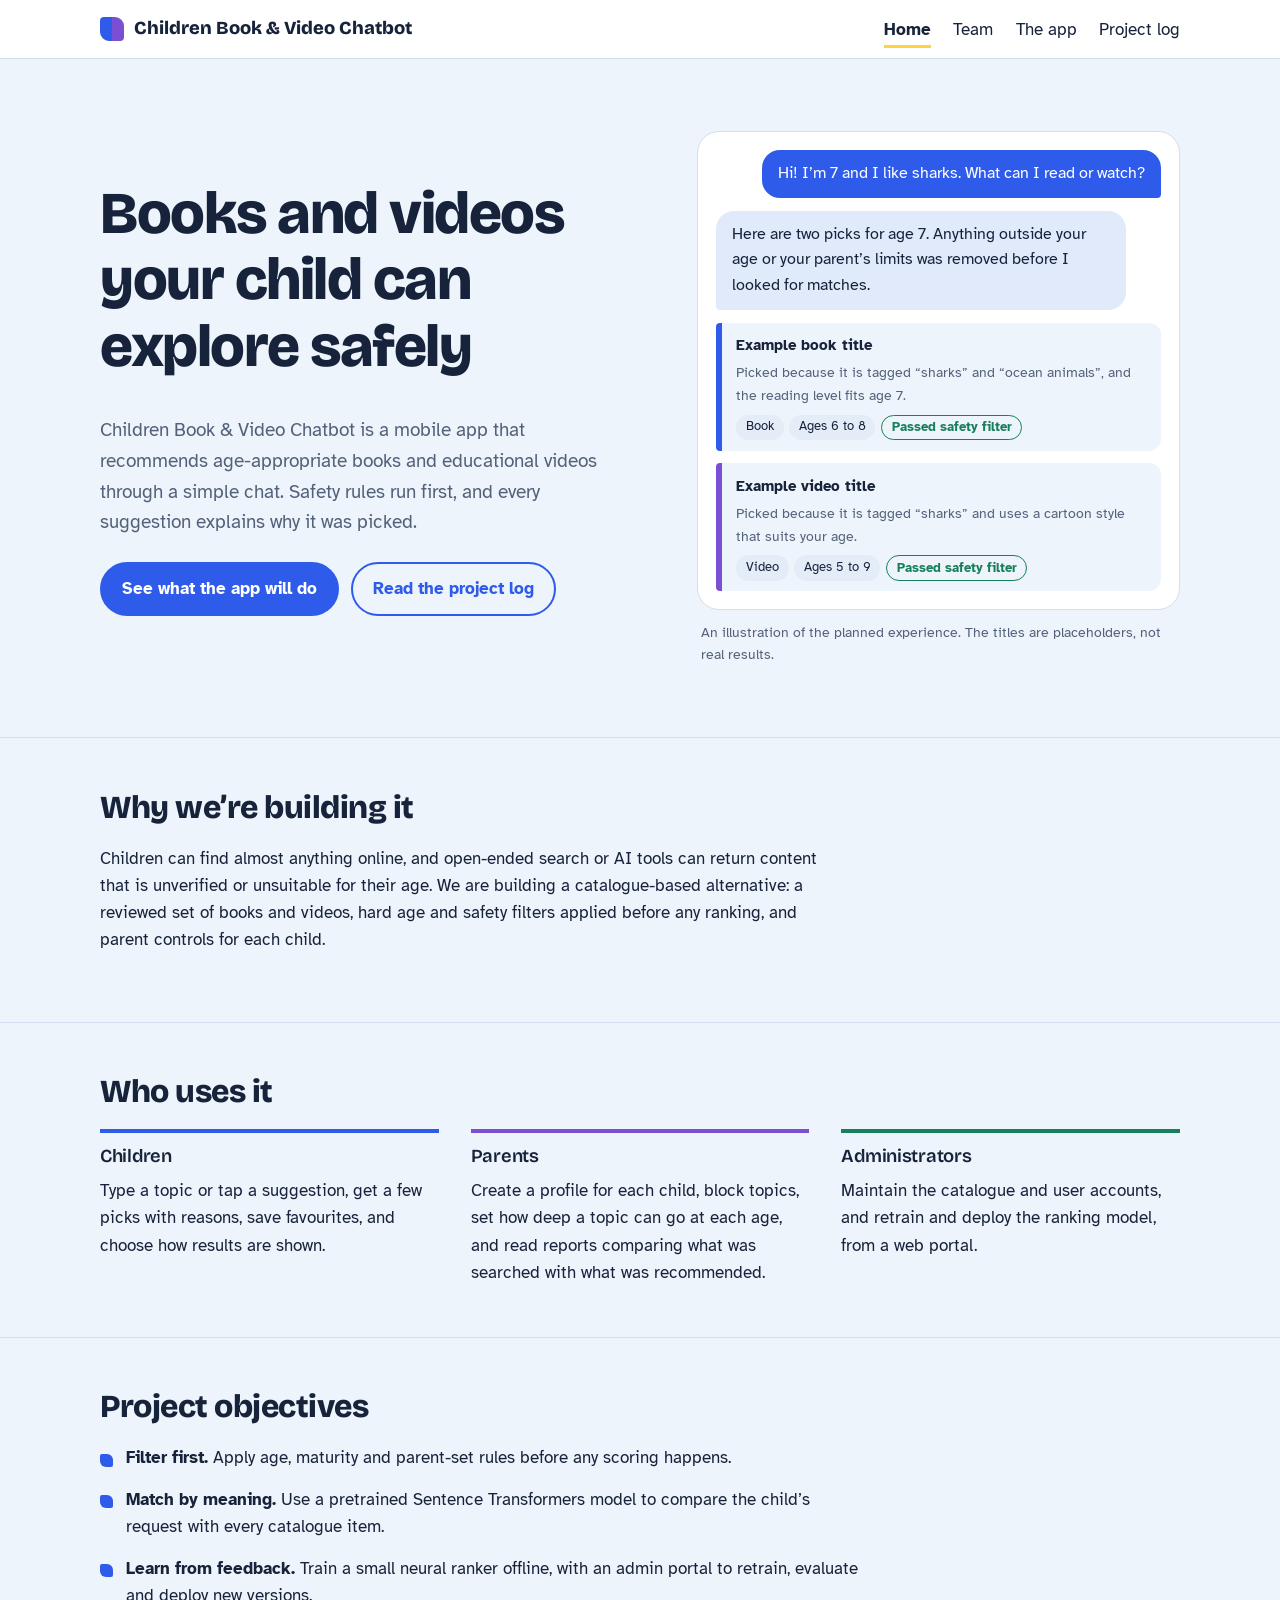
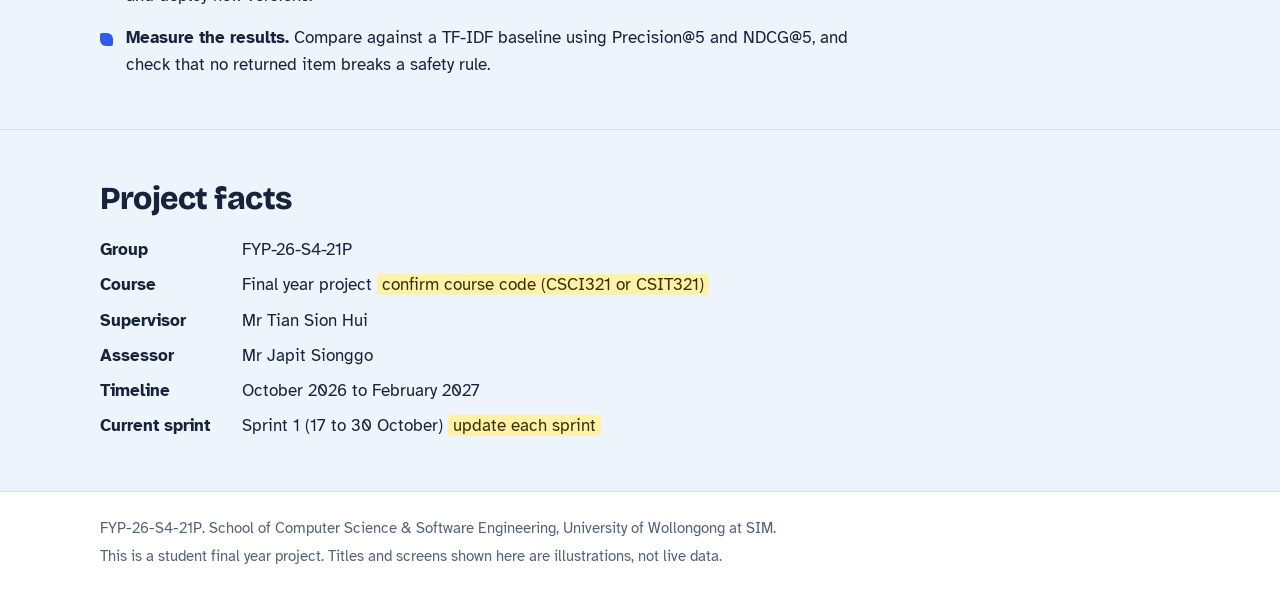
<file: index.html>
<!DOCTYPE html>
<html lang="en">
<head>
<meta charset="utf-8">
<meta name="viewport" content="width=device-width, initial-scale=1">
<title>Home | Children Book &amp; Video Chatbot</title>
<meta name="description" content="FYP-26-S4-21P: a mobile chatbot that recommends age-appropriate books and educational videos for children.">
<link rel="preconnect" href="https://fonts.googleapis.com">
<link rel="preconnect" href="https://fonts.gstatic.com" crossorigin>
<link href="https://fonts.googleapis.com/css2?family=Atkinson+Hyperlegible:wght@400;700&amp;family=Bricolage+Grotesque:opsz,wght@12..96,600;12..96,800&amp;display=swap" rel="stylesheet">
<link rel="stylesheet" href="style.css">
</head>
<body>
<!-- Placeholders to replace are wrapped in <mark class="todo">. Search for: class="todo" -->
<a class="skip" href="#main">Skip to content</a>
<header class="site-header">
  <div class="wrap">
    <a class="brand" href="index.html">Children Book &amp; Video Chatbot</a>
    <nav class="site-nav" aria-label="Main"><ul><li><a href="index.html" aria-current="page">Home</a></li><li><a href="team.html">Team</a></li><li><a href="app.html">The app</a></li><li><a href="project-log.html">Project log</a></li></ul></nav>
  </div>
</header>
<main id="main">

<section class="hero">
  <div class="wrap">
    <div>
      <h1>Books and videos your child can explore safely</h1>
      <p class="lead">Children Book &amp; Video Chatbot is a mobile app that recommends age-appropriate books and educational videos through a simple chat. Safety rules run first, and every suggestion explains why it was picked.</p>
      <div class="actions">
        <a class="btn primary" href="app.html">See what the app will do</a>
        <a class="btn secondary" href="project-log.html">Read the project log</a>
      </div>
    </div>
    <figure style="margin:0">
      <div class="chat" role="group" aria-label="Example conversation">
        <p class="bubble you">Hi! I’m 7 and I like sharks. What can I read or watch?</p>
        <div class="bubble bot">
          Here are two picks for age 7. Anything outside your age or your parent’s limits was removed before I looked for matches.
        </div>
        <div class="pick">
          <strong>Example book title</strong>
          <p>Picked because it is tagged “sharks” and “ocean animals”, and the reading level fits age 7.</p>
          <div class="chips"><span class="chip">Book</span><span class="chip">Ages 6 to 8</span><span class="chip safe">Passed safety filter</span></div>
        </div>
        <div class="pick video">
          <strong>Example video title</strong>
          <p>Picked because it is tagged “sharks” and uses a cartoon style that suits your age.</p>
          <div class="chips"><span class="chip">Video</span><span class="chip">Ages 5 to 9</span><span class="chip safe">Passed safety filter</span></div>
        </div>
      </div>
      <figcaption class="caption">An illustration of the planned experience. The titles are placeholders, not real results.</figcaption>
    </figure>
  </div>
</section>

<section class="section">
  <div class="wrap">
    <h2>Why we’re building it</h2>
    <p>Children can find almost anything online, and open-ended search or AI tools can return content that is unverified or unsuitable for their age. We are building a catalogue-based alternative: a reviewed set of books and videos, hard age and safety filters applied before any ranking, and parent controls for each child.</p>
  </div>
</section>

<section class="section">
  <div class="wrap">
    <h2>Who uses it</h2>
    <div class="three">
      <div>
        <h3>Children</h3>
        <p>Type a topic or tap a suggestion, get a few picks with reasons, save favourites, and choose how results are shown.</p>
      </div>
      <div>
        <h3>Parents</h3>
        <p>Create a profile for each child, block topics, set how deep a topic can go at each age, and read reports comparing what was searched with what was recommended.</p>
      </div>
      <div>
        <h3>Administrators</h3>
        <p>Maintain the catalogue and user accounts, and retrain and deploy the ranking model, from a web portal.</p>
      </div>
    </div>
  </div>
</section>

<section class="section">
  <div class="wrap">
    <h2>Project objectives</h2>
    <ul class="points">
      <li><strong>Filter first.</strong> Apply age, maturity and parent-set rules before any scoring happens.</li>
      <li><strong>Match by meaning.</strong> Use a pretrained Sentence Transformers model to compare the child’s request with every catalogue item.</li>
      <li><strong>Learn from feedback.</strong> Train a small neural ranker offline, with an admin portal to retrain, evaluate and deploy new versions.</li>
      <li><strong>Measure the results.</strong> Compare against a TF-IDF baseline using Precision@5 and NDCG@5, and check that no returned item breaks a safety rule.</li>
    </ul>
  </div>
</section>

<section class="section">
  <div class="wrap">
    <h2>Project facts</h2>
    <dl class="facts">
      <dt>Group</dt><dd>FYP-26-S4-21P</dd>
      <dt>Course</dt><dd>Final year project <mark class="todo">confirm course code (CSCI321 or CSIT321)</mark></dd>
      <dt>Supervisor</dt><dd>Mr Tian Sion Hui</dd>
      <dt>Assessor</dt><dd>Mr Japit Sionggo</dd>
      <dt>Timeline</dt><dd>October 2026 to February 2027</dd>
      <dt>Current sprint</dt><dd>Sprint 1 (17 to 30 October) <mark class="todo">update each sprint</mark></dd>
    </dl>
  </div>
</section>

</main>
<footer class="site-footer">
  <div class="wrap">
    <p>FYP-26-S4-21P. School of Computer Science &amp; Software Engineering, University of Wollongong at SIM.</p>
    <p>This is a student final year project. Titles and screens shown here are illustrations, not live data.</p>
  </div>
</footer>
</body>
</html>
</file>
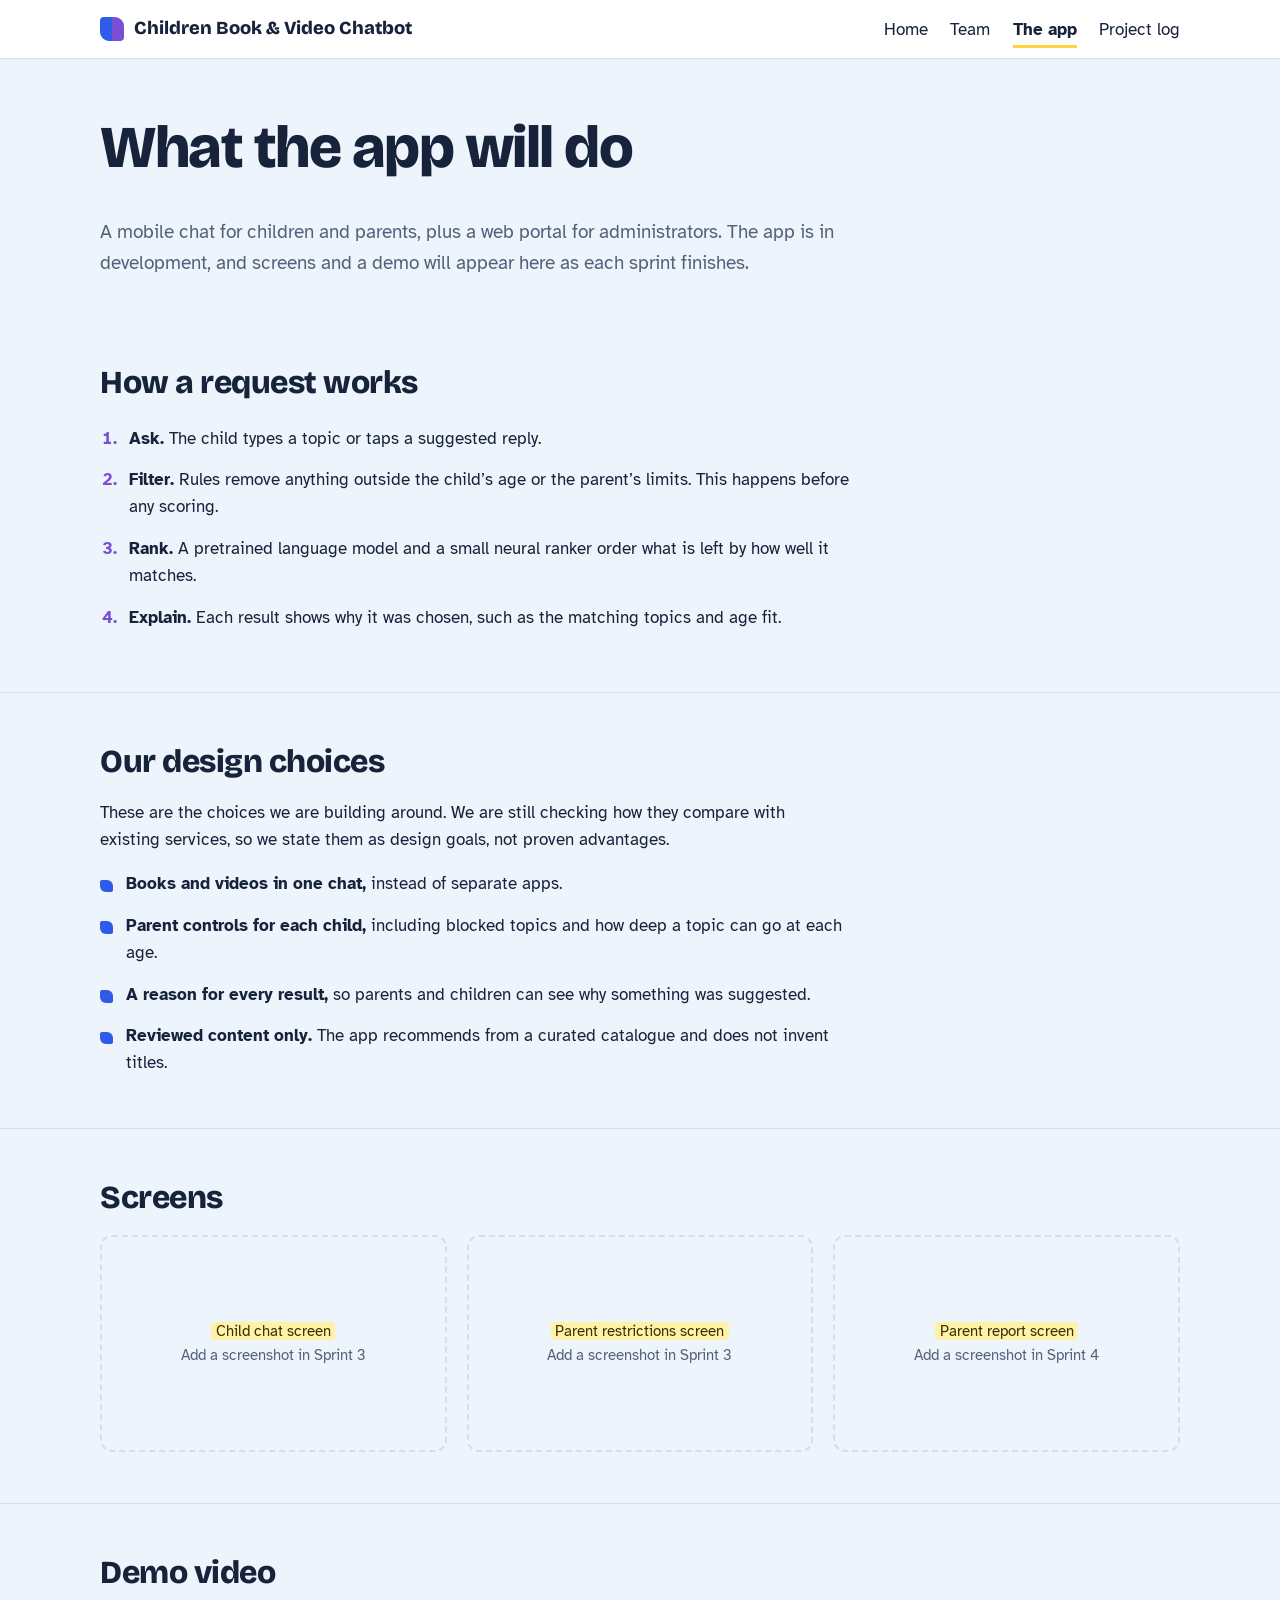
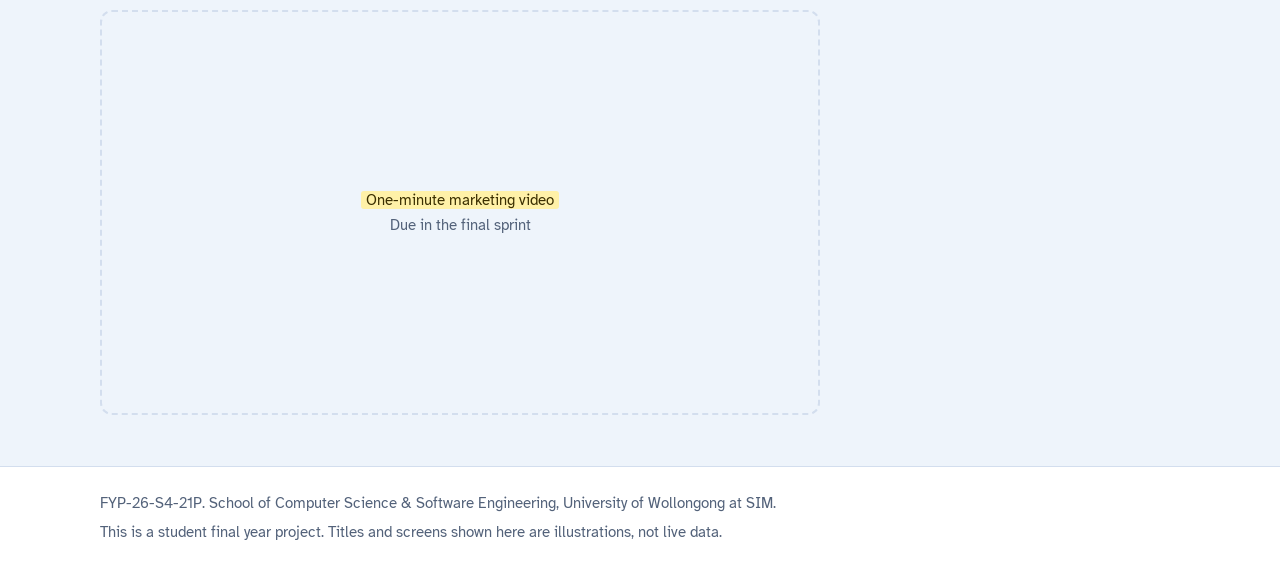
<file: app.html>
<!DOCTYPE html>
<html lang="en">
<head>
<meta charset="utf-8">
<meta name="viewport" content="width=device-width, initial-scale=1">
<title>The app | Children Book &amp; Video Chatbot</title>
<meta name="description" content="FYP-26-S4-21P: a mobile chatbot that recommends age-appropriate books and educational videos for children.">
<link rel="preconnect" href="https://fonts.googleapis.com">
<link rel="preconnect" href="https://fonts.gstatic.com" crossorigin>
<link href="https://fonts.googleapis.com/css2?family=Atkinson+Hyperlegible:wght@400;700&amp;family=Bricolage+Grotesque:opsz,wght@12..96,600;12..96,800&amp;display=swap" rel="stylesheet">
<link rel="stylesheet" href="style.css">
</head>
<body>
<!-- Placeholders to replace are wrapped in <mark class="todo">. Search for: class="todo" -->
<a class="skip" href="#main">Skip to content</a>
<header class="site-header">
  <div class="wrap">
    <a class="brand" href="index.html">Children Book &amp; Video Chatbot</a>
    <nav class="site-nav" aria-label="Main"><ul><li><a href="index.html">Home</a></li><li><a href="team.html">Team</a></li><li><a href="app.html" aria-current="page">The app</a></li><li><a href="project-log.html">Project log</a></li></ul></nav>
  </div>
</header>
<main id="main">

<section class="page-head">
  <div class="wrap">
    <h1>What the app will do</h1>
    <p class="lead">A mobile chat for children and parents, plus a web portal for administrators. The app is in development, and screens and a demo will appear here as each sprint finishes.</p>
  </div>
</section>

<section class="section" style="border-top:0">
  <div class="wrap">
    <h2>How a request works</h2>
    <ol class="steps">
      <li><strong>Ask.</strong> The child types a topic or taps a suggested reply.</li>
      <li><strong>Filter.</strong> Rules remove anything outside the child’s age or the parent’s limits. This happens before any scoring.</li>
      <li><strong>Rank.</strong> A pretrained language model and a small neural ranker order what is left by how well it matches.</li>
      <li><strong>Explain.</strong> Each result shows why it was chosen, such as the matching topics and age fit.</li>
    </ol>
  </div>
</section>

<section class="section">
  <div class="wrap">
    <h2>Our design choices</h2>
    <p>These are the choices we are building around. We are still checking how they compare with existing services, so we state them as design goals, not proven advantages.</p>
    <ul class="points">
      <li><strong>Books and videos in one chat,</strong> instead of separate apps.</li>
      <li><strong>Parent controls for each child,</strong> including blocked topics and how deep a topic can go at each age.</li>
      <li><strong>A reason for every result,</strong> so parents and children can see why something was suggested.</li>
      <li><strong>Reviewed content only.</strong> The app recommends from a curated catalogue and does not invent titles.</li>
    </ul>
  </div>
</section>

<section class="section">
  <div class="wrap">
    <h2>Screens</h2>
    <div class="shots">
      <div class="placeholder"><span><mark class="todo">Child chat screen</mark><br>Add a screenshot in Sprint 3</span></div>
      <div class="placeholder"><span><mark class="todo">Parent restrictions screen</mark><br>Add a screenshot in Sprint 3</span></div>
      <div class="placeholder"><span><mark class="todo">Parent report screen</mark><br>Add a screenshot in Sprint 4</span></div>
    </div>
  </div>
</section>

<section class="section">
  <div class="wrap">
    <h2>Demo video</h2>
    <div class="placeholder video-slot"><span><mark class="todo">One-minute marketing video</mark><br>Due in the final sprint</span></div>
  </div>
</section>

</main>
<footer class="site-footer">
  <div class="wrap">
    <p>FYP-26-S4-21P. School of Computer Science &amp; Software Engineering, University of Wollongong at SIM.</p>
    <p>This is a student final year project. Titles and screens shown here are illustrations, not live data.</p>
  </div>
</footer>
</body>
</html>
</file>
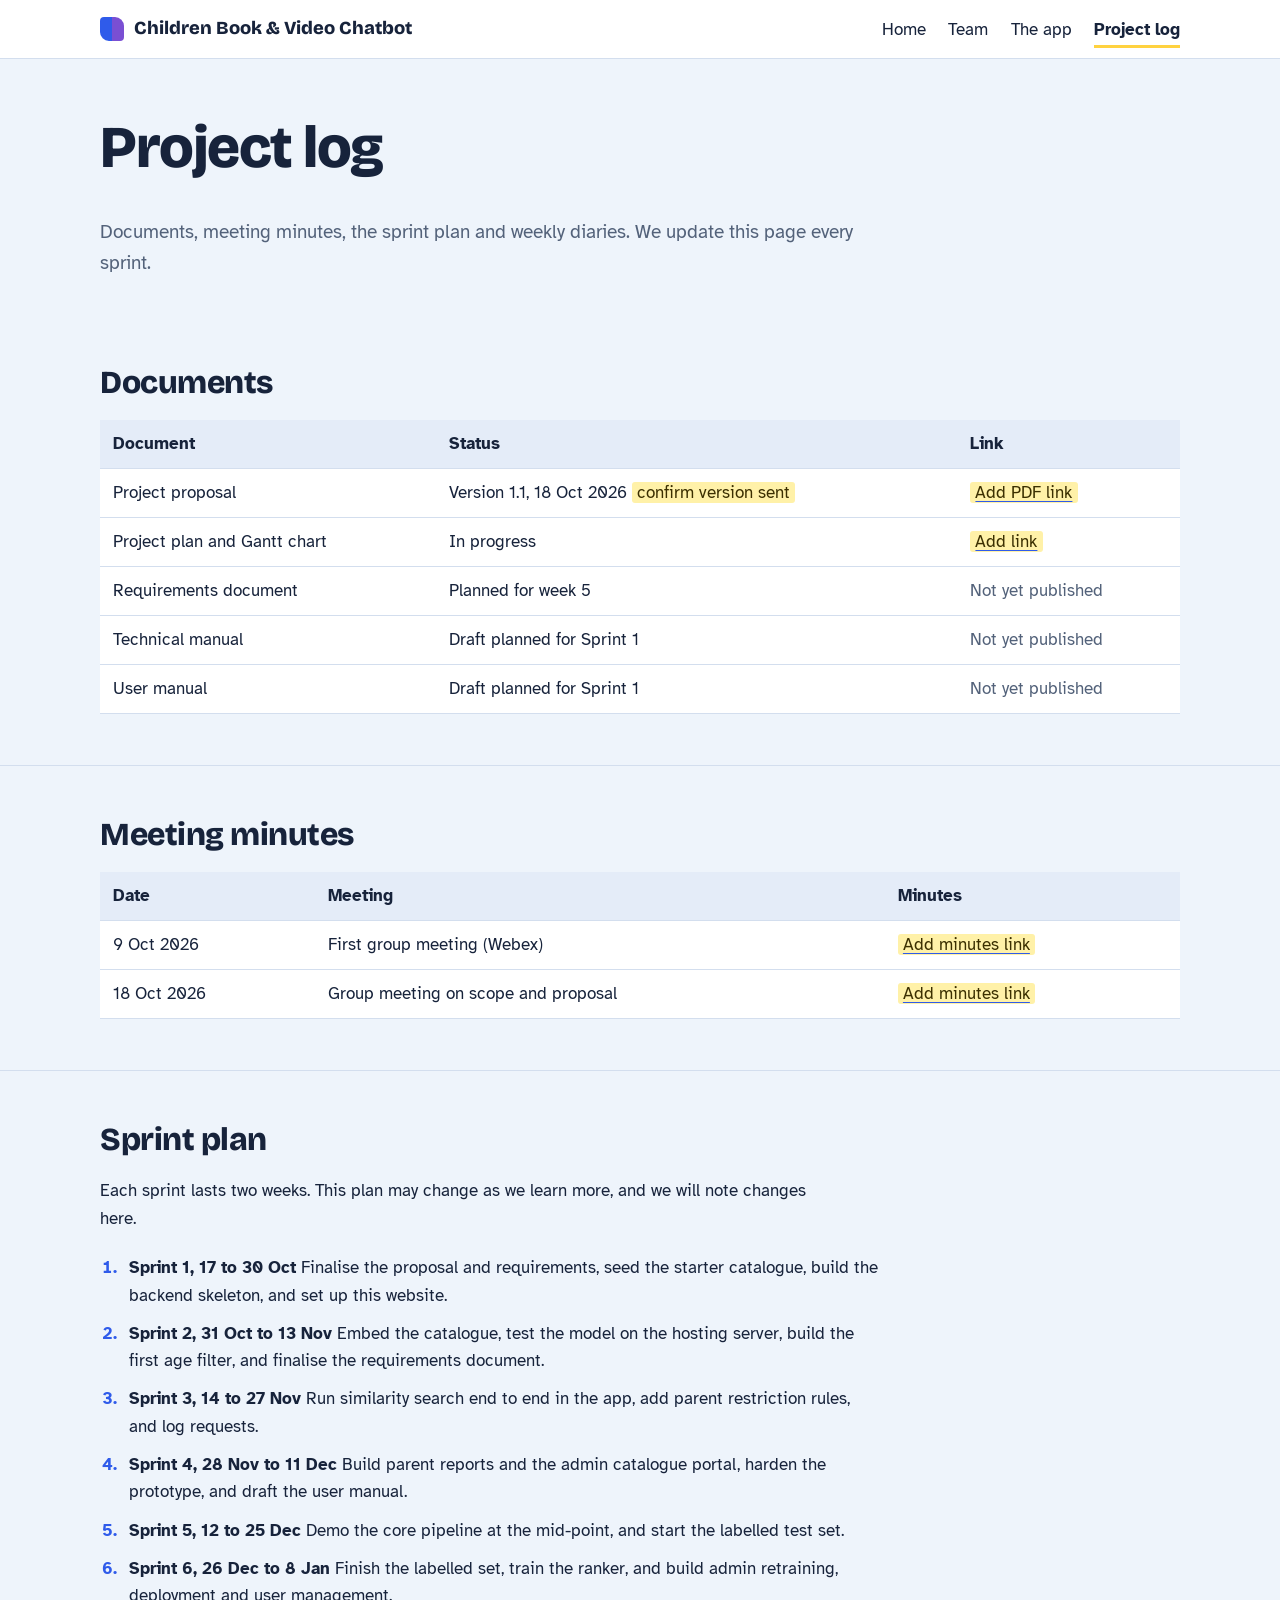
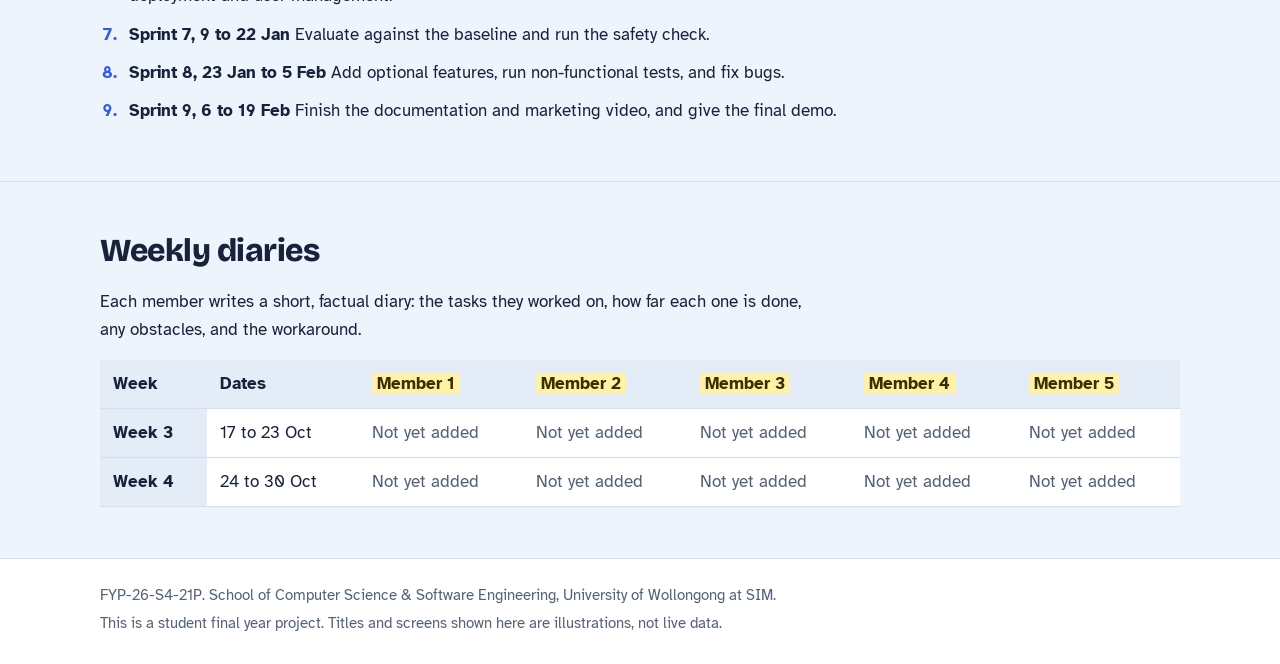
<file: project-log.html>
<!DOCTYPE html>
<html lang="en">
<head>
<meta charset="utf-8">
<meta name="viewport" content="width=device-width, initial-scale=1">
<title>Project log | Children Book &amp; Video Chatbot</title>
<meta name="description" content="FYP-26-S4-21P: a mobile chatbot that recommends age-appropriate books and educational videos for children.">
<link rel="preconnect" href="https://fonts.googleapis.com">
<link rel="preconnect" href="https://fonts.gstatic.com" crossorigin>
<link href="https://fonts.googleapis.com/css2?family=Atkinson+Hyperlegible:wght@400;700&amp;family=Bricolage+Grotesque:opsz,wght@12..96,600;12..96,800&amp;display=swap" rel="stylesheet">
<link rel="stylesheet" href="style.css">
</head>
<body>
<!-- Placeholders to replace are wrapped in <mark class="todo">. Search for: class="todo" -->
<a class="skip" href="#main">Skip to content</a>
<header class="site-header">
  <div class="wrap">
    <a class="brand" href="index.html">Children Book &amp; Video Chatbot</a>
    <nav class="site-nav" aria-label="Main"><ul><li><a href="index.html">Home</a></li><li><a href="team.html">Team</a></li><li><a href="app.html">The app</a></li><li><a href="project-log.html" aria-current="page">Project log</a></li></ul></nav>
  </div>
</header>
<main id="main">

<section class="page-head">
  <div class="wrap">
    <h1>Project log</h1>
    <p class="lead">Documents, meeting minutes, the sprint plan and weekly diaries. We update this page every sprint.</p>
  </div>
</section>

<section class="section" style="border-top:0">
  <div class="wrap">
    <h2>Documents</h2>
    <div class="scroll">
      <table>
        <thead><tr><th scope="col">Document</th><th scope="col">Status</th><th scope="col">Link</th></tr></thead>
        <tbody>
          <tr><td>Project proposal</td><td>Version 1.1, 18 Oct 2026 <mark class="todo">confirm version sent</mark></td><td><a href="#"><mark class="todo">Add PDF link</mark></a></td></tr>
          <tr><td>Project plan and Gantt chart</td><td>In progress</td><td><a href="#"><mark class="todo">Add link</mark></a></td></tr>
          <tr><td>Requirements document</td><td>Planned for week 5</td><td class="empty">Not yet published</td></tr>
          <tr><td>Technical manual</td><td>Draft planned for Sprint 1</td><td class="empty">Not yet published</td></tr>
          <tr><td>User manual</td><td>Draft planned for Sprint 1</td><td class="empty">Not yet published</td></tr>
        </tbody>
      </table>
    </div>
  </div>
</section>

<section class="section">
  <div class="wrap">
    <h2>Meeting minutes</h2>
    <div class="scroll">
      <table>
        <thead><tr><th scope="col">Date</th><th scope="col">Meeting</th><th scope="col">Minutes</th></tr></thead>
        <tbody>
          <tr><td>9 Oct 2026</td><td>First group meeting (Webex)</td><td><a href="#"><mark class="todo">Add minutes link</mark></a></td></tr>
          <tr><td>18 Oct 2026</td><td>Group meeting on scope and proposal</td><td><a href="#"><mark class="todo">Add minutes link</mark></a></td></tr>
        </tbody>
      </table>
    </div>
  </div>
</section>

<section class="section">
  <div class="wrap">
    <h2>Sprint plan</h2>
    <p>Each sprint lasts two weeks. This plan may change as we learn more, and we will note changes here.</p>
    <ol class="sprints">
      <li><strong>Sprint 1, 17 to 30 Oct</strong> Finalise the proposal and requirements, seed the starter catalogue, build the backend skeleton, and set up this website.</li>
      <li><strong>Sprint 2, 31 Oct to 13 Nov</strong> Embed the catalogue, test the model on the hosting server, build the first age filter, and finalise the requirements document.</li>
      <li><strong>Sprint 3, 14 to 27 Nov</strong> Run similarity search end to end in the app, add parent restriction rules, and log requests.</li>
      <li><strong>Sprint 4, 28 Nov to 11 Dec</strong> Build parent reports and the admin catalogue portal, harden the prototype, and draft the user manual.</li>
      <li><strong>Sprint 5, 12 to 25 Dec</strong> Demo the core pipeline at the mid-point, and start the labelled test set.</li>
      <li><strong>Sprint 6, 26 Dec to 8 Jan</strong> Finish the labelled set, train the ranker, and build admin retraining, deployment and user management.</li>
      <li><strong>Sprint 7, 9 to 22 Jan</strong> Evaluate against the baseline and run the safety check.</li>
      <li><strong>Sprint 8, 23 Jan to 5 Feb</strong> Add optional features, run non-functional tests, and fix bugs.</li>
      <li><strong>Sprint 9, 6 to 19 Feb</strong> Finish the documentation and marketing video, and give the final demo.</li>
    </ol>
  </div>
</section>

<section class="section">
  <div class="wrap">
    <h2>Weekly diaries</h2>
    <p>Each member writes a short, factual diary: the tasks they worked on, how far each one is done, any obstacles, and the workaround.</p>
    <div class="scroll">
      <table>
        <thead>
          <tr>
            <th scope="col">Week</th><th scope="col">Dates</th>
            <th scope="col"><mark class="todo">Member 1</mark></th><th scope="col"><mark class="todo">Member 2</mark></th>
            <th scope="col"><mark class="todo">Member 3</mark></th><th scope="col"><mark class="todo">Member 4</mark></th>
            <th scope="col"><mark class="todo">Member 5</mark></th>
          </tr>
        </thead>
        <tbody>
          <tr><th scope="row">Week 3</th><td>17 to 23 Oct</td><td class="empty">Not yet added</td><td class="empty">Not yet added</td><td class="empty">Not yet added</td><td class="empty">Not yet added</td><td class="empty">Not yet added</td></tr>
          <tr><th scope="row">Week 4</th><td>24 to 30 Oct</td><td class="empty">Not yet added</td><td class="empty">Not yet added</td><td class="empty">Not yet added</td><td class="empty">Not yet added</td><td class="empty">Not yet added</td></tr>
        </tbody>
      </table>
    </div>
  </div>
</section>

</main>
<footer class="site-footer">
  <div class="wrap">
    <p>FYP-26-S4-21P. School of Computer Science &amp; Software Engineering, University of Wollongong at SIM.</p>
    <p>This is a student final year project. Titles and screens shown here are illustrations, not live data.</p>
  </div>
</footer>
</body>
</html>
</file>
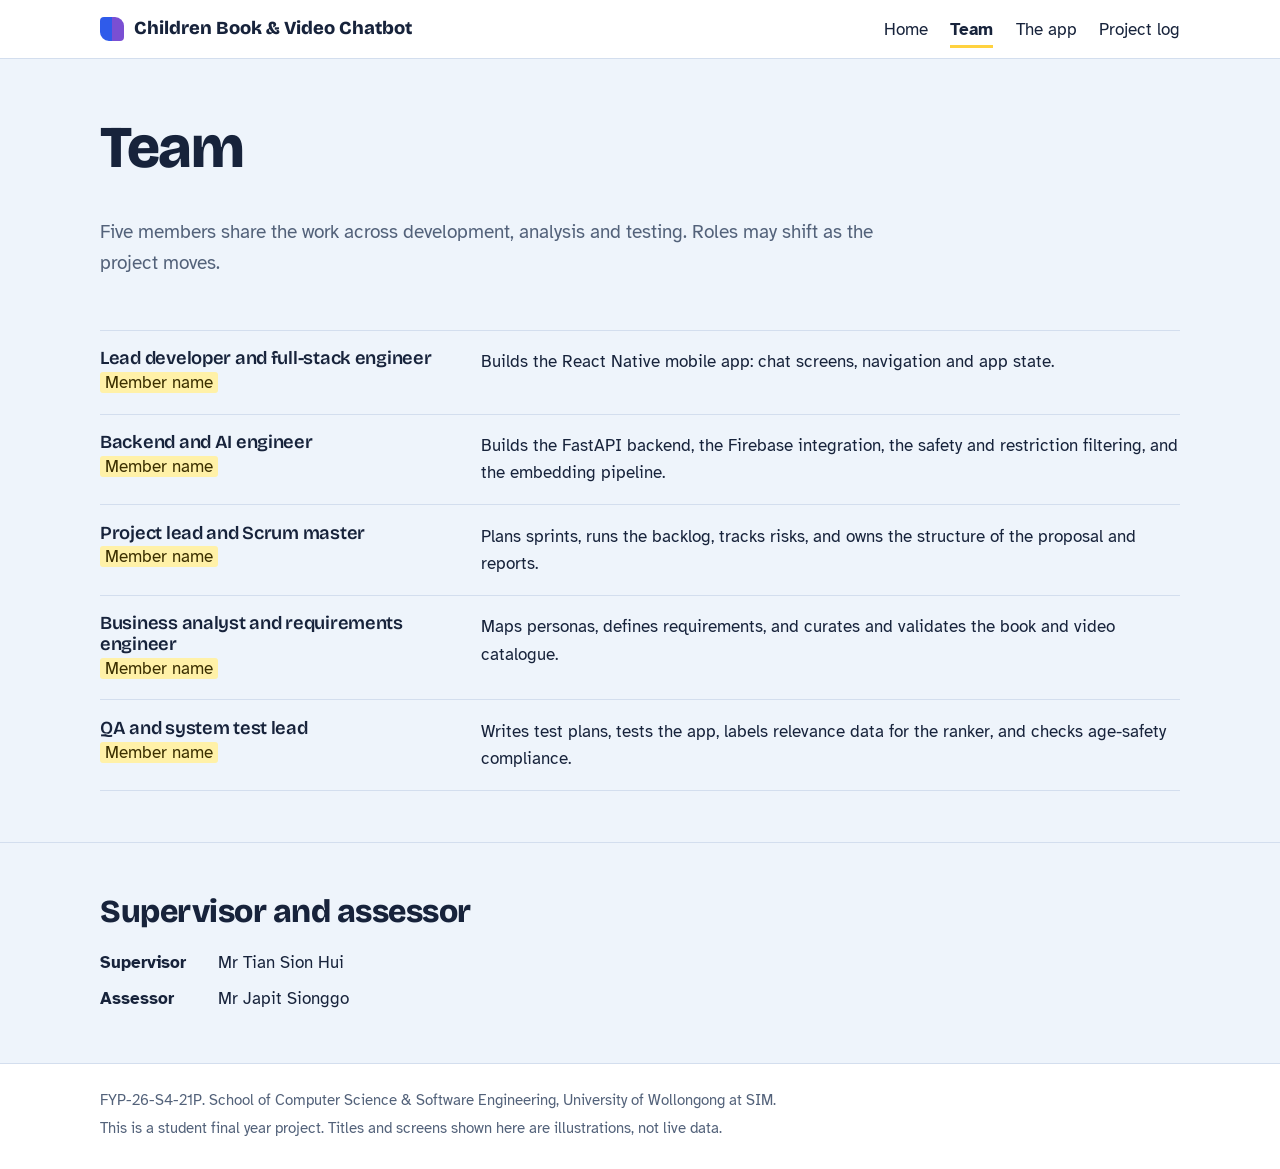
<file: team.html>
<!DOCTYPE html>
<html lang="en">
<head>
<meta charset="utf-8">
<meta name="viewport" content="width=device-width, initial-scale=1">
<title>Team | Children Book &amp; Video Chatbot</title>
<meta name="description" content="FYP-26-S4-21P: a mobile chatbot that recommends age-appropriate books and educational videos for children.">
<link rel="preconnect" href="https://fonts.googleapis.com">
<link rel="preconnect" href="https://fonts.gstatic.com" crossorigin>
<link href="https://fonts.googleapis.com/css2?family=Atkinson+Hyperlegible:wght@400;700&amp;family=Bricolage+Grotesque:opsz,wght@12..96,600;12..96,800&amp;display=swap" rel="stylesheet">
<link rel="stylesheet" href="style.css">
</head>
<body>
<!-- Placeholders to replace are wrapped in <mark class="todo">. Search for: class="todo" -->
<a class="skip" href="#main">Skip to content</a>
<header class="site-header">
  <div class="wrap">
    <a class="brand" href="index.html">Children Book &amp; Video Chatbot</a>
    <nav class="site-nav" aria-label="Main"><ul><li><a href="index.html">Home</a></li><li><a href="team.html" aria-current="page">Team</a></li><li><a href="app.html">The app</a></li><li><a href="project-log.html">Project log</a></li></ul></nav>
  </div>
</header>
<main id="main">

<section class="page-head">
  <div class="wrap">
    <h1>Team</h1>
    <p class="lead">Five members share the work across development, analysis and testing. Roles may shift as the project moves.</p>
  </div>
</section>
<section class="section" style="border-top:0;padding-top:1rem">
  <div class="wrap roles">
    <div class="role">
      <div><h3>Lead developer and full-stack engineer</h3><p class="name"><mark class="todo">Member name</mark></p></div>
      <p>Builds the React Native mobile app: chat screens, navigation and app state.</p>
    </div>
    <div class="role">
      <div><h3>Backend and AI engineer</h3><p class="name"><mark class="todo">Member name</mark></p></div>
      <p>Builds the FastAPI backend, the Firebase integration, the safety and restriction filtering, and the embedding pipeline.</p>
    </div>
    <div class="role">
      <div><h3>Project lead and Scrum master</h3><p class="name"><mark class="todo">Member name</mark></p></div>
      <p>Plans sprints, runs the backlog, tracks risks, and owns the structure of the proposal and reports.</p>
    </div>
    <div class="role">
      <div><h3>Business analyst and requirements engineer</h3><p class="name"><mark class="todo">Member name</mark></p></div>
      <p>Maps personas, defines requirements, and curates and validates the book and video catalogue.</p>
    </div>
    <div class="role">
      <div><h3>QA and system test lead</h3><p class="name"><mark class="todo">Member name</mark></p></div>
      <p>Writes test plans, tests the app, labels relevance data for the ranker, and checks age-safety compliance.</p>
    </div>
  </div>
</section>
<section class="section">
  <div class="wrap">
    <h2>Supervisor and assessor</h2>
    <dl class="facts">
      <dt>Supervisor</dt><dd>Mr Tian Sion Hui</dd>
      <dt>Assessor</dt><dd>Mr Japit Sionggo</dd>
    </dl>
  </div>
</section>

</main>
<footer class="site-footer">
  <div class="wrap">
    <p>FYP-26-S4-21P. School of Computer Science &amp; Software Engineering, University of Wollongong at SIM.</p>
    <p>This is a student final year project. Titles and screens shown here are illustrations, not live data.</p>
  </div>
</footer>
</body>
</html>
</file>
<file: style.css>
/* Children Book & Video Chatbot: FYP-26-S4-21P project website
   Edit the colours in :root. Placeholders are marked with class="todo" in the HTML. */
:root {
  --bg: #eef4fb;
  --surface: #ffffff;
  --ink: #17233b;
  --muted: #53627a;
  --line: #d3deee;
  --blue: #2f5bea;       /* books, links, primary actions */
  --plum: #7a4fd3;       /* videos */
  --leaf: #17805a;       /* safe / approved */
  --lemon: #ffd23f;      /* current page, highlights */
  --bot: #e1eafb;
  --th: #e4ecf8;
  --todo-bg: #fff1a8;
  --todo-ink: #3b2f00;
  --max: 1080px;
}
@media (prefers-color-scheme: dark) {
  :root {
    --bg: #0f1a2e;
    --surface: #17233b;
    --ink: #eaf0fb;
    --muted: #a9b8d0;
    --line: #2b3b58;
    --blue: #8aa8ff;
    --plum: #b79cf5;
    --leaf: #4fd1a0;
    --bot: #223352;
    --th: #1f2e4b;
  }
}

*, *::before, *::after { box-sizing: border-box; }
html { scroll-padding-top: 1rem; }
body {
  margin: 0;
  background: var(--bg);
  color: var(--ink);
  font-family: "Atkinson Hyperlegible", system-ui, -apple-system, "Segoe UI", Roboto, Arial, sans-serif;
  font-size: 1.0625rem;
  line-height: 1.6;
}
img, svg { max-width: 100%; }
a { color: var(--blue); text-underline-offset: 3px; }
a:hover { text-decoration-thickness: 2px; }
:focus-visible { outline: 3px solid var(--blue); outline-offset: 3px; border-radius: 4px; }

h1, h2, h3 {
  font-family: "Bricolage Grotesque", "Atkinson Hyperlegible", system-ui, sans-serif;
  line-height: 1.12;
  letter-spacing: -0.015em;
  margin: 0 0 .6em;
}
h1 { font-size: clamp(2.3rem, 5.2vw, 3.7rem); font-weight: 800; letter-spacing: -0.025em; }
h2 { font-size: clamp(1.5rem, 3vw, 2rem); font-weight: 800; }
h3 { font-size: 1.15rem; font-weight: 600; }
p { margin: 0 0 1em; max-width: 66ch; }
.lead { font-size: 1.2rem; color: var(--muted); }

.skip {
  position: absolute; left: -999px; top: 0;
  background: var(--lemon); color: #17233b; padding: .6rem 1rem; z-index: 10;
}
.skip:focus { left: 1rem; top: 1rem; }

.wrap { width: min(100% - 2.5rem, var(--max)); margin-inline: auto; }

/* Header */
.site-header { border-bottom: 1px solid var(--line); background: var(--surface); }
.site-header .wrap {
  display: flex; flex-wrap: wrap; align-items: center; justify-content: space-between;
  gap: .5rem 2rem; padding-block: .9rem;
}
.brand {
  font-family: "Bricolage Grotesque", system-ui, sans-serif; font-weight: 800; font-size: 1.15rem;
  color: var(--ink); text-decoration: none; display: inline-flex; align-items: center; gap: .6rem;
}
.brand::before {
  content: ""; width: 1.5rem; height: 1.5rem; border-radius: 4px 9px 4px 9px;
  background: linear-gradient(90deg, var(--blue) 50%, var(--plum) 50%);
}
.site-nav ul { list-style: none; display: flex; flex-wrap: wrap; gap: .25rem 1.4rem; margin: 0; padding: 0; }
.site-nav a { color: var(--ink); text-decoration: none; padding: .35rem 0; border-bottom: 3px solid transparent; }
.site-nav a:hover { border-bottom-color: var(--line); }
.site-nav a[aria-current="page"] { border-bottom-color: var(--lemon); font-weight: 700; }

/* Hero */
.hero { padding-block: clamp(2.5rem, 6vw, 4.5rem); }
.hero .wrap { display: grid; grid-template-columns: 1.05fr .95fr; gap: clamp(2rem, 5vw, 4rem); align-items: center; }
.page-head { padding-block: clamp(2.2rem, 5vw, 3.5rem) 1rem; }
.actions { display: flex; flex-wrap: wrap; gap: .75rem; margin-top: 1.5rem; }
.btn {
  display: inline-block; padding: .7rem 1.25rem; border-radius: 999px; font-weight: 700; text-decoration: none;
  border: 2px solid var(--blue);
}
.btn.primary { background: var(--blue); color: #fff; }
.btn.secondary { color: var(--blue); background: transparent; }
@media (prefers-color-scheme: dark) { .btn.primary { color: #0f1a2e; } }
.btn:hover { text-decoration: underline; }

/* The chat illustration */
.chat {
  background: var(--surface); border: 1px solid var(--line); border-radius: 22px;
  padding: 1.1rem; display: grid; gap: .8rem;
}
.bubble { padding: .7rem 1rem; max-width: 92%; margin: 0; font-size: 1rem; }
.bubble.you { justify-self: end; background: var(--blue); color: #fff; border-radius: 18px 18px 4px 18px; }
@media (prefers-color-scheme: dark) { .bubble.you { color: #0f1a2e; } }
.bubble.bot { background: var(--bot); border-radius: 18px 18px 18px 4px; }
.pick {
  background: var(--bg); border-left: 6px solid var(--blue); border-radius: 4px 12px 12px 4px;
  padding: .65rem .9rem; font-size: .95rem;
}
.pick.video { border-left-color: var(--plum); }
.pick strong { display: block; }
.pick p { margin: .25rem 0 0; color: var(--muted); font-size: .9rem; }
.chips { display: flex; flex-wrap: wrap; gap: .35rem; margin-top: .45rem; }
.chip { font-size: .8rem; padding: .1rem .6rem; border-radius: 999px; background: var(--th); }
.chip.safe { background: transparent; border: 1.5px solid var(--leaf); color: var(--leaf); font-weight: 700; }
.caption { font-size: .85rem; color: var(--muted); margin: .75rem .25rem 0; }

/* Sections */
.section { padding-block: clamp(2rem, 4.5vw, 3.2rem); border-top: 1px solid var(--line); }
.three { display: grid; grid-template-columns: repeat(3, 1fr); gap: 2rem; }
.three > div { border-top: 4px solid var(--blue); padding-top: .8rem; }
.three > div:nth-child(2) { border-top-color: var(--plum); }
.three > div:nth-child(3) { border-top-color: var(--leaf); }
.three p { margin: 0; }

.points { list-style: none; padding: 0; margin: 0; display: grid; gap: .9rem; max-width: 70ch; }
.points li { padding-left: 1.6rem; position: relative; }
.points li::before {
  content: ""; position: absolute; left: 0; top: .55em; width: .8rem; height: .8rem;
  border-radius: 2px 6px 2px 6px; background: var(--blue);
}

.facts { display: grid; grid-template-columns: max-content 1fr; gap: .5rem 2rem; margin: 0; max-width: 700px; }
.facts dt { font-weight: 700; }
.facts dd { margin: 0; }

/* Team */
.roles { border-bottom: 1px solid var(--line); }
.role {
  display: grid; grid-template-columns: minmax(11rem, 1fr) 2fr; gap: .4rem 2rem;
  padding-block: 1.1rem; border-top: 1px solid var(--line);
}
.role h3 { margin: 0; }
.role .name { color: var(--muted); margin: 0; }
.role p { margin: 0; }

/* Tables */
.scroll { overflow-x: auto; }
table { width: 100%; border-collapse: collapse; background: var(--surface); }
caption { text-align: left; font-weight: 700; padding: 0 0 .5rem; }
th, td { text-align: left; padding: .65rem .8rem; border-bottom: 1px solid var(--line); vertical-align: top; }
th { background: var(--th); font-weight: 700; }
td.empty { color: var(--muted); }

/* Sprint list: a real sequence, so it is numbered */
.sprints { padding-left: 1.4rem; margin: 0; max-width: 780px; }
.sprints li { padding: .35rem 0 .35rem .4rem; }
.sprints li::marker { font-weight: 800; color: var(--blue); }
.sprints strong { display: inline-block; min-width: 9.5rem; }

/* Steps on the app page */
.steps { padding-left: 1.4rem; margin: 0; max-width: 70ch; }
.steps li { padding: .3rem 0 .6rem .4rem; }
.steps li::marker { font-weight: 800; color: var(--plum); }

.placeholder {
  border: 2px dashed var(--line); border-radius: 12px; aspect-ratio: 16 / 10;
  display: grid; place-items: center; text-align: center; color: var(--muted); padding: 1rem; font-size: .95rem;
}
.shots { display: grid; grid-template-columns: repeat(3, 1fr); gap: 1.25rem; }
.video-slot { aspect-ratio: 16 / 9; max-width: 720px; }

/* Placeholders to replace */
mark.todo { background: var(--todo-bg); color: var(--todo-ink); padding: 0 .3em; border-radius: 3px; }

.site-footer { border-top: 1px solid var(--line); background: var(--surface); padding-block: 1.5rem; color: var(--muted); font-size: .95rem; }
.site-footer p { margin: 0 0 .25rem; max-width: none; }

@media (max-width: 860px) {
  .hero .wrap { grid-template-columns: 1fr; }
  .three, .shots { grid-template-columns: 1fr; }
  .role { grid-template-columns: 1fr; }
  .facts { grid-template-columns: 1fr; gap: .1rem; }
  .facts dd { margin-bottom: .8rem; }
  .sprints strong { display: block; min-width: 0; }
}
@media print { .site-nav, .skip { display: none; } body { background: #fff; color: #000; } }
</file>
